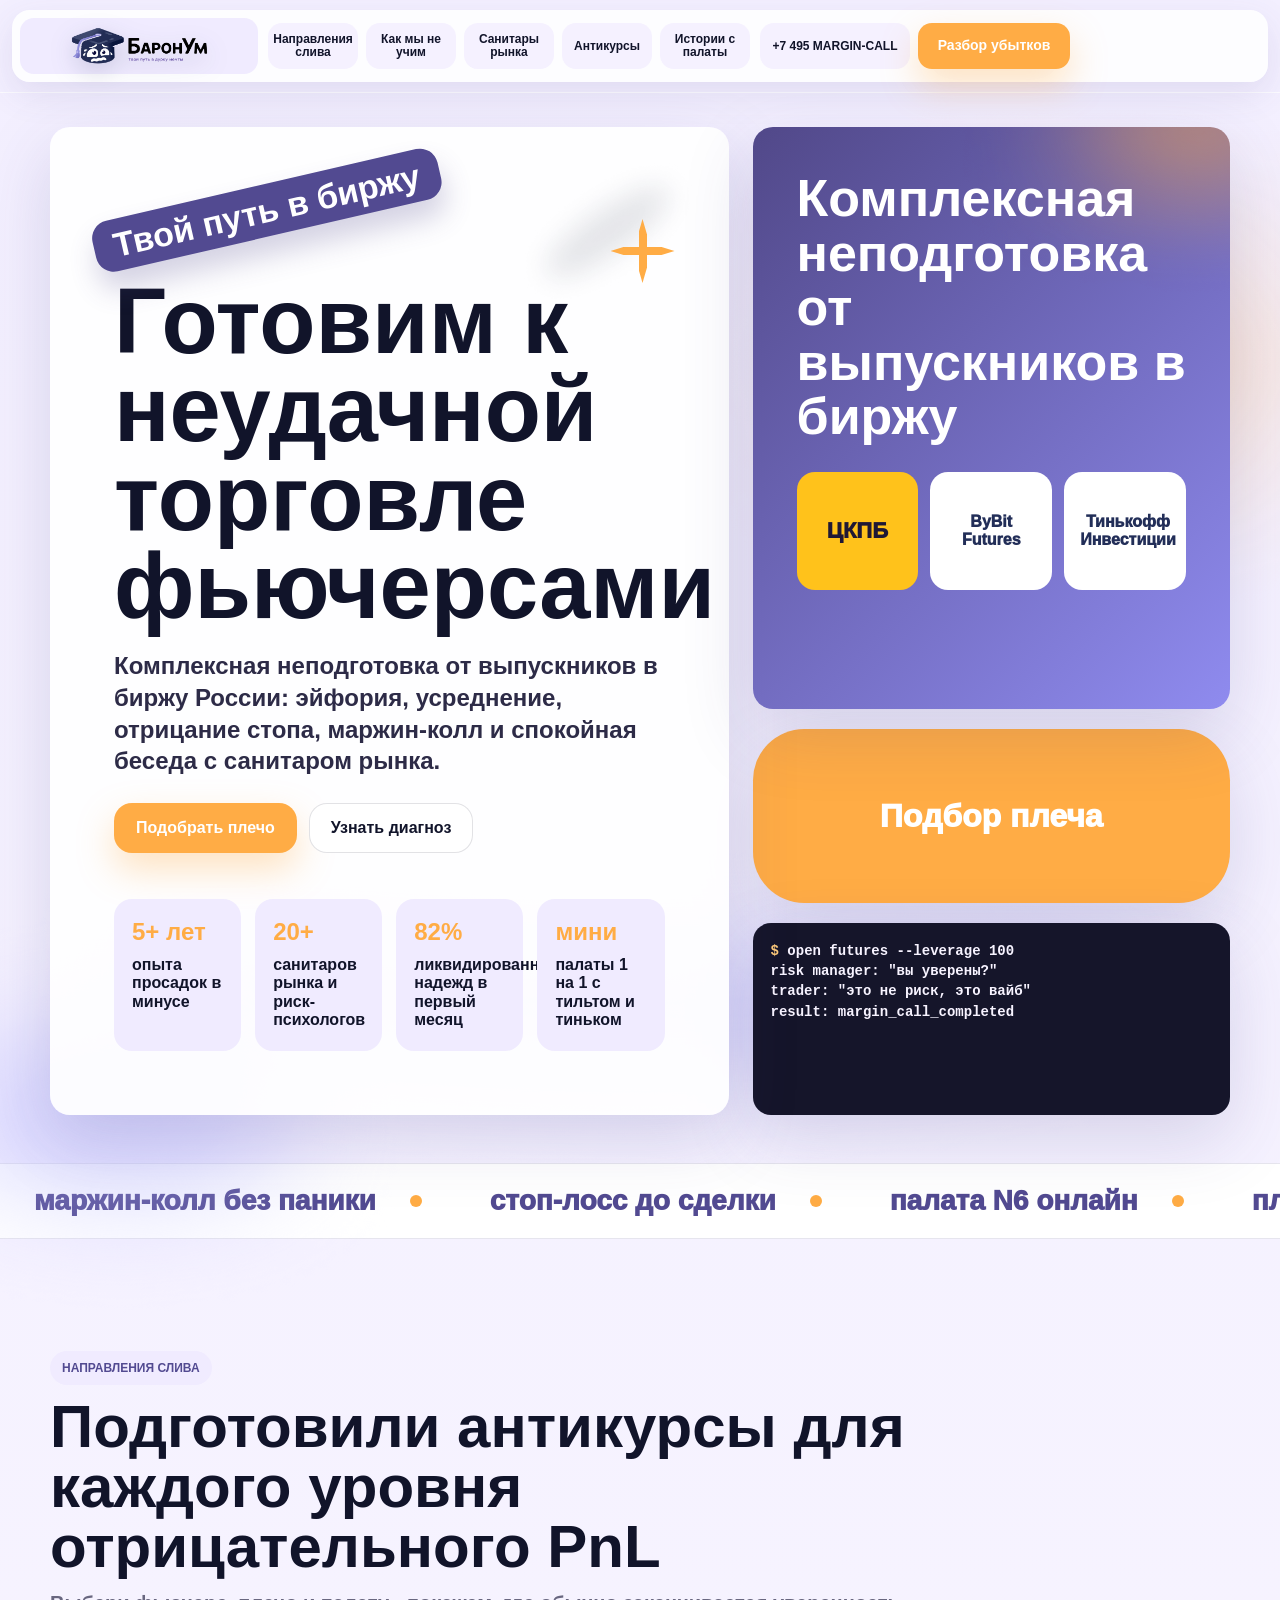
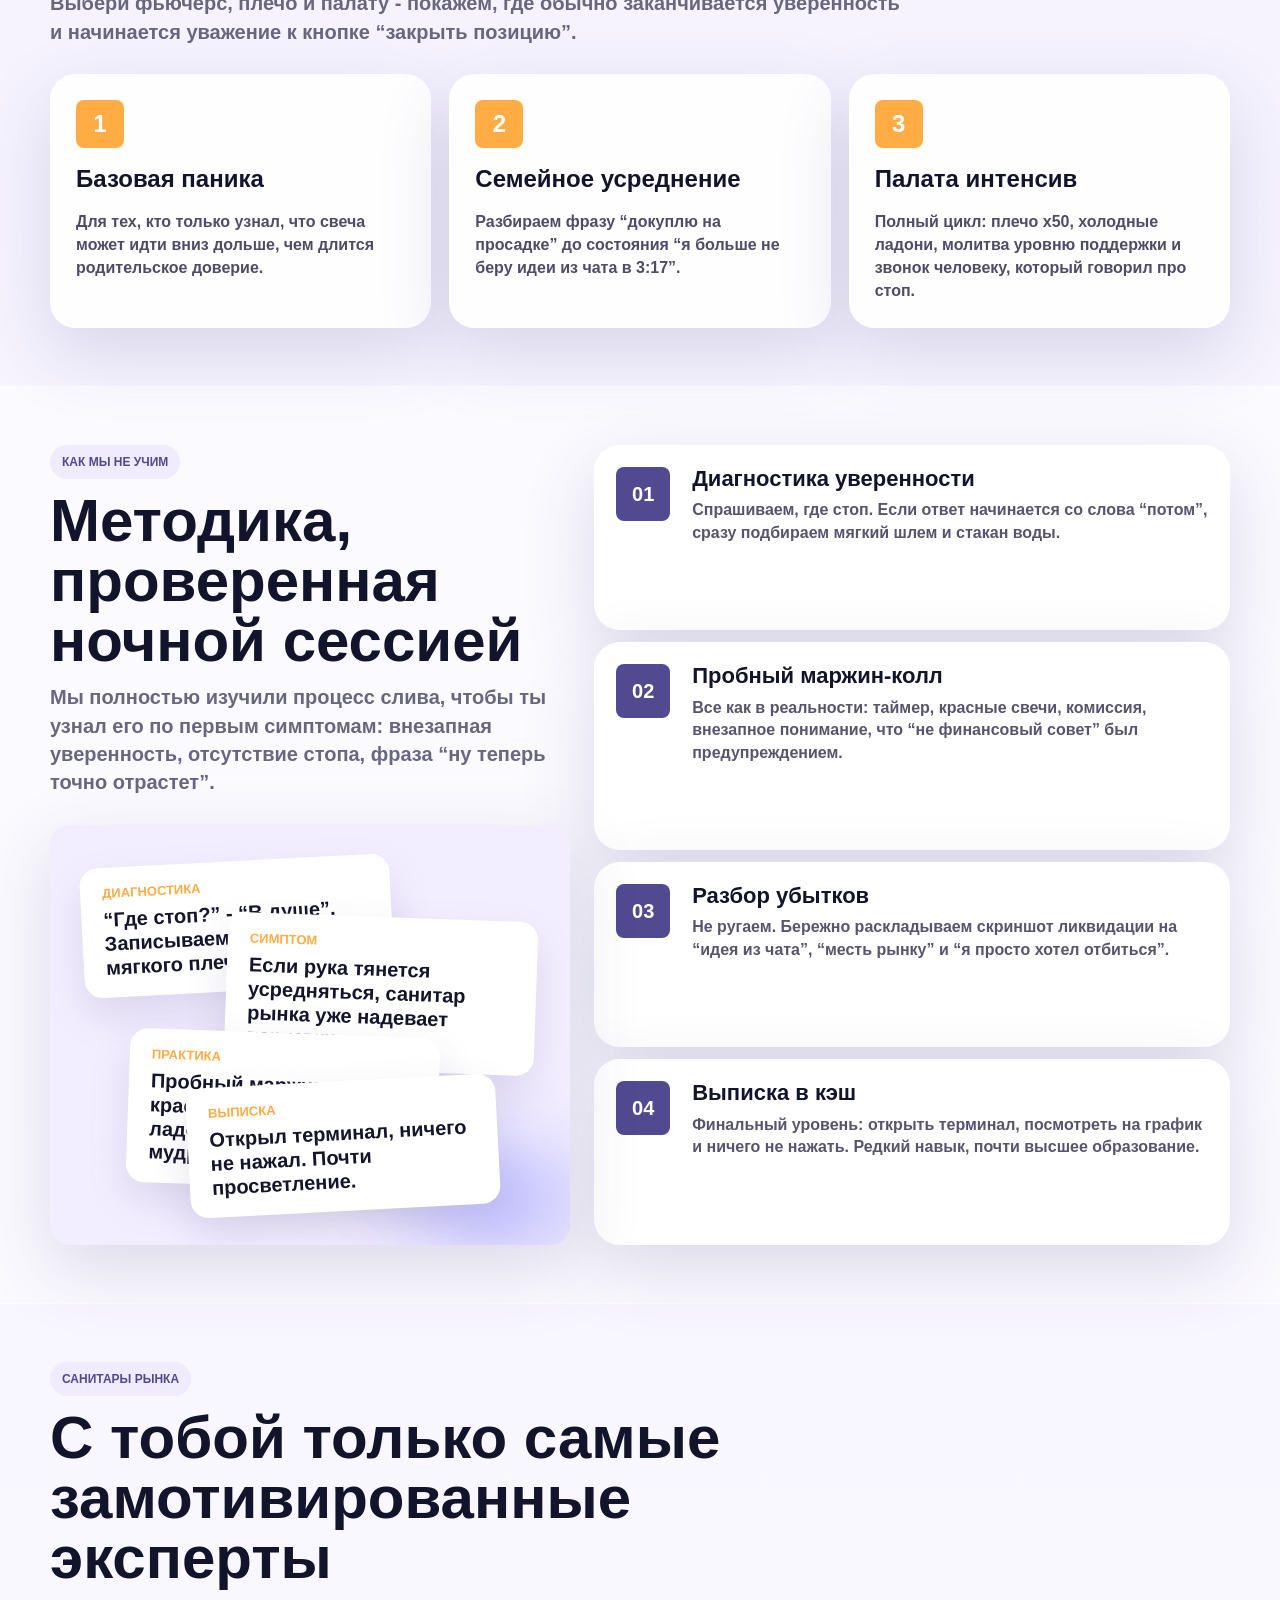
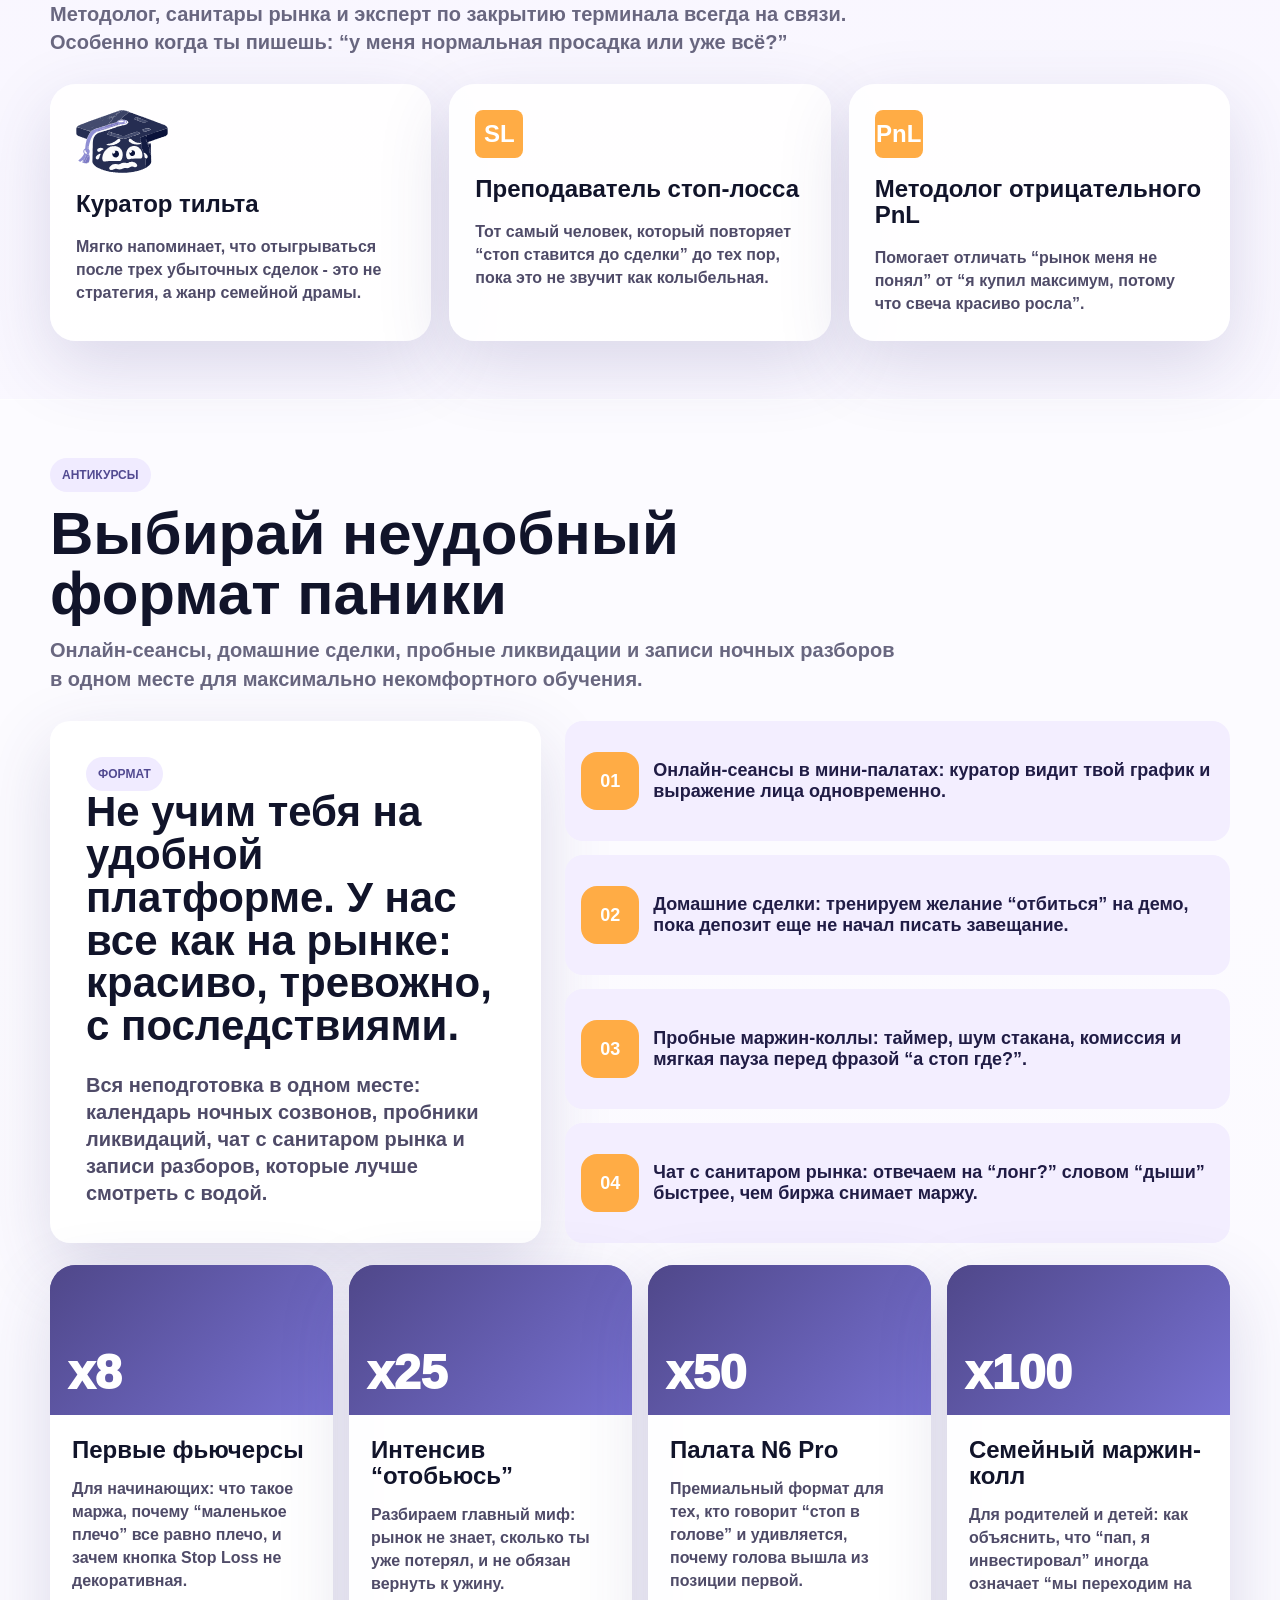
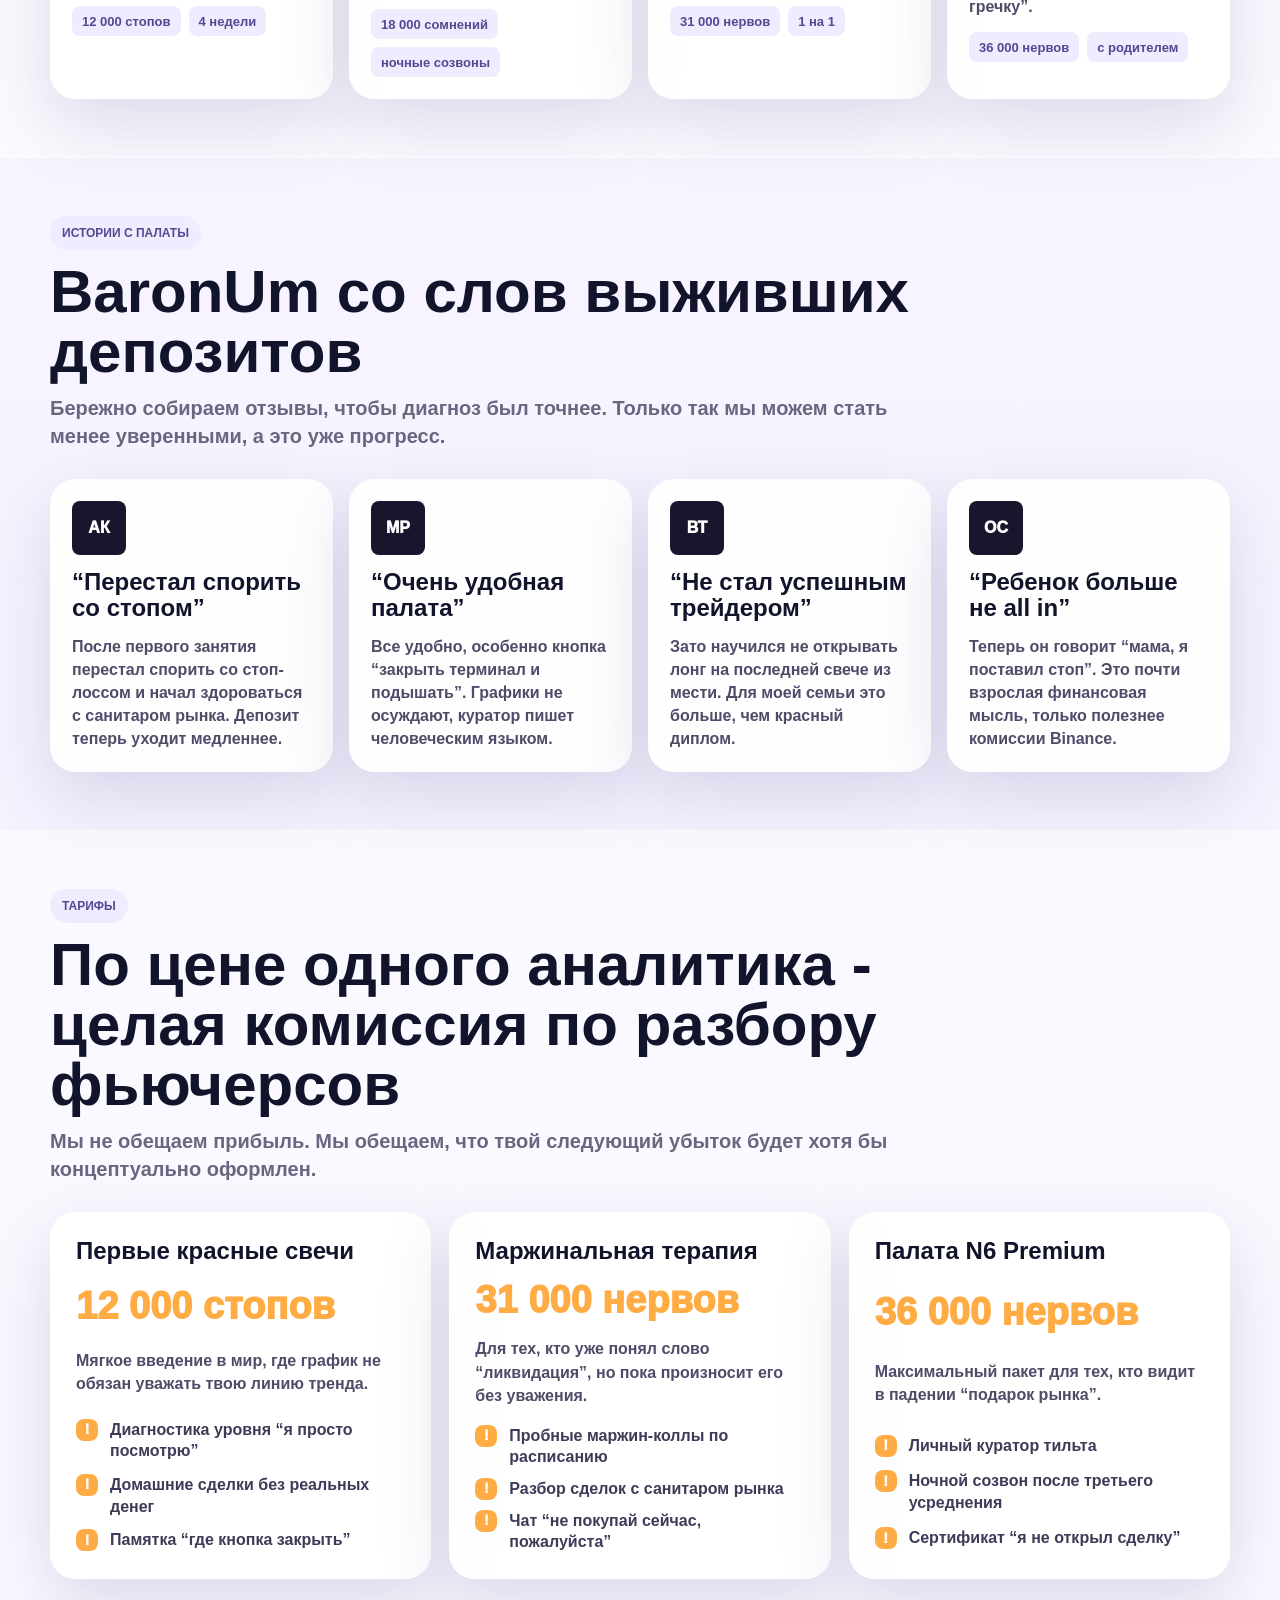
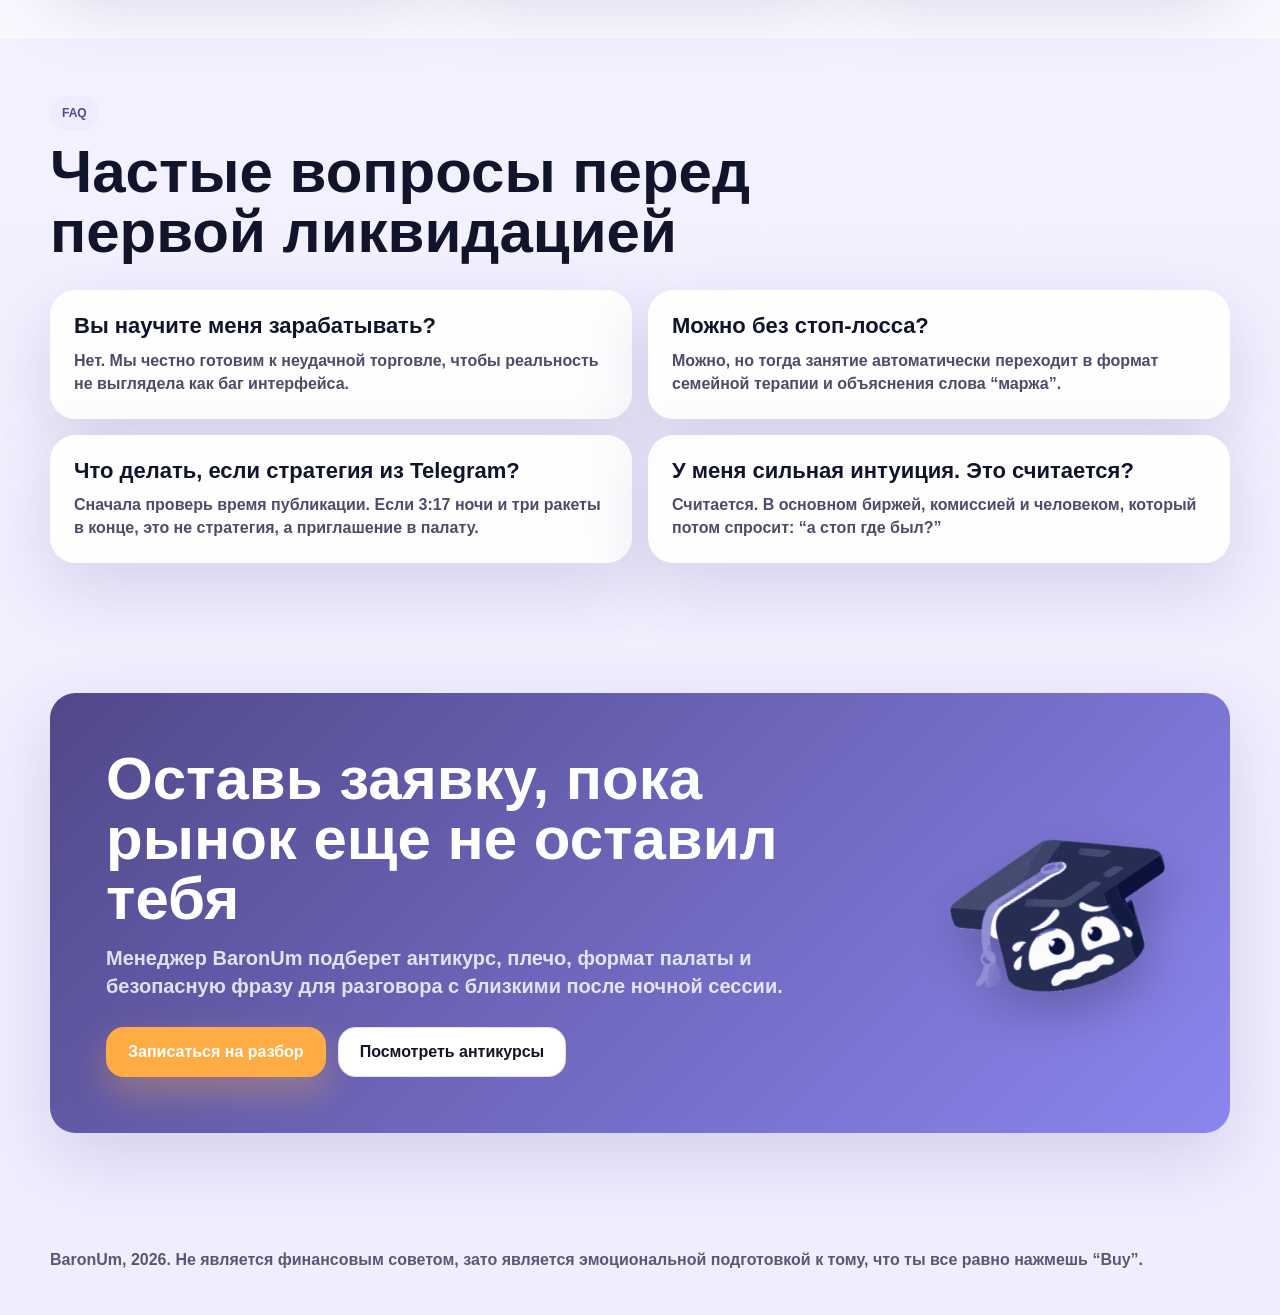
<file: index.html>
<!doctype html>
<html lang="ru">
<head>
  <meta charset="utf-8">
  <meta name="viewport" content="width=device-width, initial-scale=1">
  <title>BaronUm - неподготовка к фьючерсам и палата N6</title>
  <meta name="description" content="BaronUm: комплексная неподготовка к неудачной торговле фьючерсами, маржин-коллам и разговору с санитаром рынка.">
  <style>
    :root {
      --ink: #11142a;
      --muted: #696780;
      --purple: #524a91;
      --purple-2: #817be3;
      --lavender: #f0ebff;
      --orange: #ffac45;
      --orange-2: #ffd28c;
      --paper: #ffffff;
      --line: rgba(17, 20, 42, .12);
      --shadow: 0 24px 70px rgba(65, 58, 123, .17);
      --radius: 1.6em;
    }

    * { box-sizing: border-box; }
    html { scroll-behavior: smooth; }
    body {
      margin: 0;
      color: var(--ink);
      font-family: Inter, Manrope, Arial, sans-serif;
      background:
        linear-gradient(180deg, #f3efff 0%, #faf8ff 48%, #f1edff 100%);
    }

    a { color: inherit; text-decoration: none; }
    img { max-width: 100%; display: block; }
    .page {
      position: relative;
      z-index: 0;
      isolation: isolate;
      overflow: hidden;
    }

    .page::before,
    .page::after {
      content: "";
      position: absolute;
      z-index: -1;
      pointer-events: none;
      background-repeat: no-repeat;
      background-size: contain;
      opacity: .78;
    }

    .page::before {
      width: 842px;
      height: 559px;
      top: 82px;
      right: -210px;
      background-image: url("static/Ellipse_2.png");
    }

    .page::after {
      width: 1200px;
      height: 358px;
      top: 820px;
      left: 50%;
      transform: translateX(-50%);
      background-image: url("static/Ellipse_4.png");
      opacity: .58;
    }
    .wrap { width: min(1180px, calc(100% - 32px)); margin: 0 auto; }

    .topbar {
      position: sticky;
      top: 0;
      z-index: 20;
      padding: 10px 12px;
      background: rgba(243, 239, 255, .86);
      backdrop-filter: blur(14px);
      border-bottom: 1px solid rgba(255,255,255,.7);
    }

    .nav {
      display: grid;
      grid-template-columns: 238px minmax(0, 1fr) 500px;
      align-items: center;
      gap: 10px;
      width: 100%;
      max-width: none;
      min-height: 70px;
      padding: 8px;
      border-radius: 18px;
      background: rgba(255,255,255,.88);
      box-shadow: 0 12px 34px rgba(79, 71, 137, .12);
    }

    .brand {
      display: inline-grid;

      align-items: center;
      column-gap: 10px;
      width: 100%;
      min-height: 46px;
      padding: 4px 16px 4px 8px;
      border-radius: 14px;
      background: var(--lavender);
      color: #070712;
      white-space: nowrap;
    }

    .brand img {
      grid-area: mark;
      height: 48px;
      object-fit: contain;
      filter: drop-shadow(0 8px 12px rgba(34, 46, 88, .18));
    }

    .brand-name {
      grid-area: name;
      font-size: 26px;
      font-weight: 950;
      line-height: .95;
      letter-spacing: 0;
    }

    .brand-tagline {
      grid-area: tag;
      color: #7062b5;
      font-size: 10px;
      font-weight: 900;
      line-height: 1.1;
      letter-spacing: .08em;
      text-transform: lowercase;
    }

    .links {
      display: grid;
      grid-template-columns: repeat(5, minmax(0, 1fr));
      align-items: center;
      gap: 8px;
      min-width: 0;
    }

    .links a, .call {
      display: inline-flex;
      align-items: center;
      justify-content: center;
      width: 100%;
      min-width: 0;
      min-height: 46px;
      padding: 0 12px;
      border-radius: 14px;
      background: #f5f1ff;
      font-size: 12px;
      font-weight: 800;
      line-height: 1.05;
      text-align: center;
      white-space: normal;
    }

    .actions {
      display: grid;
      grid-template-columns: 150px 152px;
      align-items: center;
      gap: 8px;
      justify-content: stretch;
    }

    .social {
      width: 100%;
      height: 46px;
      display: grid;
      place-items: center;
      border-radius: 14px;
      color: white;
      font-weight: 900;
      white-space: nowrap;
    }

    .social.tg { background: #61bde9; }
    .social.yt { background: #ff4e4e; }
    .social.ps { background: #7274df; }

    .btn {
      display: inline-flex;
      align-items: center;
      justify-content: center;
      min-height: 50px;
      padding: 0 22px;
      border: 0;
      border-radius: 18px;
      background: var(--orange);
      color: white;
      font: 900 16px/1.1 Inter, Manrope, Arial, sans-serif;
      cursor: pointer;
      box-shadow: 0 16px 36px rgba(255, 172, 69, .34);
    }

    .nav .btn {
      min-height: 46px;
      padding: 0 14px;
      border-radius: 14px;
      font-size: 14px;
      white-space: nowrap;
    }

    .btn.secondary {
      color: var(--ink);
      background: white;
      box-shadow: inset 0 0 0 1px var(--line);
    }

    .hero {
      position: relative;
      isolation: isolate;
      padding: 34px 0 48px;
    }

    .hero::before {
      content: "";
      position: absolute;
      width: 604px;
      height: 423px;
      left: -180px;
      bottom: -160px;
      z-index: -1;
      opacity: .5;
      background: url("static/Ellipse_3.png") center / contain no-repeat;
    }

    .hero-grid {
      display: grid;
      grid-template-columns: minmax(0, 1.35fr) minmax(330px, .95fr);
      gap: 24px;
      align-items: stretch;
    }

    .hero-copy, .hero-side, .section-panel {
      border-radius: 20px;
      background: rgba(255,255,255,.92);
      box-shadow: var(--shadow);
    }

    .hero-copy {
      position: relative;
      min-height: 590px;
      padding: 64px;
      overflow: hidden;
    }

    .hero-copy::before,
    .hero-copy::after {
      content: "";
      position: absolute;
      pointer-events: none;
      background-repeat: no-repeat;
      background-size: contain;
    }

    .hero-copy::before {
      width: 187px;
      height: 154px;
      right: 28px;
      top: 28px;
      background-image: url("static/Ellipse_5.png");
      opacity: .55;
    }

    .hero-copy::after {
      width: 64px;
      height: 64px;
      right: 54px;
      top: 92px;
      background:
        linear-gradient(90deg, transparent 43%, var(--orange) 43% 57%, transparent 57%),
        linear-gradient(0deg, transparent 43%, var(--orange) 43% 57%, transparent 57%);
      clip-path: polygon(50% 0, 61% 38%, 100% 50%, 61% 62%, 50% 100%, 39% 62%, 0 50%, 39% 38%);
    }

    .ribbon {
      display: inline-flex;
      align-items: center;
      min-height: 52px;
      padding: 0 20px;
      border-radius: 18px;
      background: var(--purple);
      color: white;
      font-size: 34px;
      font-weight: 900;
      transform: rotate(-13deg) translate(-22px, -12px);
      box-shadow: 0 18px 28px rgba(79,71,137,.24);
    }

    h1 {
      max-width: 860px;
      margin: 34px 0 20px;
      font-size: 92px;
      line-height: .96;
      letter-spacing: 0;
    }

    .hero-copy p {
      max-width: 740px;
      margin: 0;
      color: #2d2b47;
      font-size: 24px;
      line-height: 1.32;
      font-weight: 750;
    }

    .hero-cta {
      display: flex;
      gap: 12px;
      flex-wrap: wrap;
      margin-top: 26px;
    }

    .stats {
      display: grid;
      grid-template-columns: repeat(4, minmax(0, 1fr));
      gap: 14px;
      margin-top: 46px;
    }

    .stat {
      min-height: 128px;
      padding: 22px 18px;
      border-radius: 18px;
      background: var(--lavender);
    }

    .stat b {
      display: block;
      color: var(--orange);
      font-size: 150%;
      line-height: .95;
      letter-spacing: 0;
    }

    .stat span {
      display: block;
      margin-top: 12px;
      font-size: 16px;
      line-height: 1.15;
      font-weight: 900;
    }

    .hero-side {
      display: grid;
      gap: 20px;
      align-content: stretch;
      background: transparent;
      box-shadow: none;
    }

    .purple-card {
      position: relative;
      overflow: hidden;
      min-height: 390px;
      padding: 44px;
      border-radius: 20px;
      color: white;
      background:
        url("static/Ellipse_2.png") right -230px top -170px / 520px auto no-repeat,
        linear-gradient(135deg, #514889 0%, #8f8bef 100%);
      box-shadow: var(--shadow);
    }

    .purple-card h2 {
      margin: 0 0 28px;
      max-width: 560px;
      font-size: 52px;
      line-height: 1.05;
      letter-spacing: 0;
    }

    .logos {
      display: grid;
      grid-template-columns: repeat(3, minmax(0, 1fr));
      gap: 12px;
    }

    .logo-tile {
      min-height: 118px;
      display: grid;
      place-items: center;
      padding: 16px;
      border-radius: 18px;
      background: white;
      color: #222e58;
      font-weight: 950;
      font-size: 100%;
      text-align: center;
    }

    .logo-tile.yellow {
      background: #ffc21b;
      color: #1f1835;
      line-height: .92;
      text-transform: uppercase;
      font-size: 22px;
    }

    .hero-button {
      min-height: 98px;
      border-radius: var(--radius);
      background: var(--orange);
      color: white;
      display: grid;
      place-items: center;
      font-size: 32px;
      font-weight: 950;
      box-shadow: var(--shadow);
    }

    .terminal {
      border-radius: 18px;
      background: #15152a;
      color: #f7f3ff;
      padding: 18px;
      font: 700 14px/1.45 ui-monospace, SFMono-Regular, Menlo, Consolas, monospace;
      box-shadow: var(--shadow);
    }

    .terminal span { color: #ffcb7b; }

    section {
      padding: 58px 0;
    }

    .section-title {
      display: grid;
      gap: 12px;
      max-width: 860px;
      margin-bottom: 28px;
    }

    .eyebrow {
      display: inline-flex;
      width: fit-content;
      align-items: center;
      min-height: 34px;
      padding: 0 12px;
      border-radius: 18px;
      background: var(--lavender);
      color: var(--purple);
      font-weight: 900;
      letter-spacing: 0;
      text-transform: uppercase;
      font-size: 12px;
    }

    h2 {
      margin: 0;
      font-size: 60px;
      line-height: 1;
      letter-spacing: 0;
    }

    .section-title p {
      margin: 0;
      color: var(--muted);
      font-size: 20px;
      line-height: 1.42;
      font-weight: 650;
    }

    .cards {
      display: grid;
      grid-template-columns: repeat(3, minmax(0, 1fr));
      gap: 18px;
    }

    .card, .course, .review, .price-card, .faq-item {
      border-radius: var(--radius);
      background: rgba(255,255,255,.94);
      box-shadow: var(--shadow);
    }

    .card {
      min-height: 230px;
      padding: 26px;
      display: grid;
      gap: 18px;
      align-content: start;
    }

    .icon {
      width: 48px;
      height: 48px;
      display: grid;
      place-items: center;
      border-radius: 8px;
      background: var(--orange);
      color: white;
      font-size: 24px;
      font-weight: 900;
    }

    .card h3, .course h3, .price-card h3, .review h3 {
      margin: 0;
      font-size: 24px;
      line-height: 1.08;
      letter-spacing: 0;
    }

    .card p, .course p, .review p, .price-card p, .faq-item p {
      margin: 0;
      color: #4f4b68;
      font-size: 16px;
      line-height: 1.44;
      font-weight: 620;
    }

    .wide-band {
      background: rgba(255,255,255,.54);
      border-top: 1px solid rgba(255,255,255,.72);
      border-bottom: 1px solid rgba(255,255,255,.72);
    }

    .process {
      display: grid;
      grid-template-columns: .9fr 1.1fr;
      gap: 24px;
      align-items: stretch;
    }

    .message-cloud {
      position: relative;
      min-height: 420px;
      border-radius: 20px;
      overflow: hidden;
      background:
        url("static/Ellipse_765.png") right -110px bottom -90px / 360px auto no-repeat,
        #f3eeff;
      box-shadow: var(--shadow);
    }

    .msg {
      position: absolute;
      max-width: 310px;
      padding: 18px 22px;
      border-radius: 18px;
      background: #fff;
      color: #15142d;
      font-size: 20px;
      line-height: 1.18;
      font-weight: 900;
      box-shadow: 0 18px 40px rgba(79, 71, 137, .14);
    }

    .msg small {
      display: block;
      margin-bottom: 8px;
      color: var(--orange);
      font-size: 13px;
      text-transform: uppercase;
      letter-spacing: 0;
    }

    .msg:nth-child(1) { left: 32px; top: 36px; transform: rotate(-3deg); }
    .msg:nth-child(2) { right: 34px; top: 92px; transform: rotate(2deg); }
    .msg:nth-child(3) { left: 78px; bottom: 58px; transform: rotate(2deg); }
    .msg:nth-child(4) { right: 72px; bottom: 34px; transform: rotate(-3deg); }

    .marquee {
      margin: 0 0 54px;
      overflow: hidden;
      border-top: 1px solid rgba(79,71,137,.14);
      border-bottom: 1px solid rgba(79,71,137,.14);
      background: #fff;
    }

    .marquee-track {
      display: flex;
      width: max-content;
      animation: runline 26s linear infinite;
    }

    .marquee-track span {
      display: inline-flex;
      align-items: center;
      min-height: 74px;
      padding: 0 34px;
      color: var(--purple);
      font-size: 28px;
      line-height: 1;
      font-weight: 950;
      white-space: nowrap;
    }

    .marquee-track span::after {
      content: "";
      width: 12px;
      height: 12px;
      margin-left: 34px;
      border-radius: 50%;
      background: var(--orange);
    }

    @keyframes runline {
      from { transform: translateX(0); }
      to { transform: translateX(-50%); }
    }

    .format-board {
      display: grid;
      grid-template-columns: minmax(0, .85fr) minmax(0, 1.15fr);
      gap: 24px;
      align-items: stretch;
      margin-top: 28px;
    }

    .format-copy {
      min-height: 430px;
      padding: 36px;
      border-radius: 20px;
      background: #fff;
      box-shadow: var(--shadow);
      display: grid;
      align-content: space-between;
      gap: 24px;
    }

    .format-copy h3 {
      margin: 0;
      font-size: 42px;
      line-height: 1.02;
      letter-spacing: 0;
    }

    .format-copy p {
      margin: 0;
      color: #4f4b68;
      font-size: 20px;
      line-height: 1.35;
      font-weight: 700;
    }

    .format-options {
      display: grid;
      gap: 14px;
    }

    .format-option {
      display: grid;
      grid-template-columns: 58px 1fr;
      gap: 14px;
      align-items: center;
      padding: 16px;
      border-radius: 18px;
      background: #f3eeff;
    }

    .format-option b {
      width: 58px;
      height: 58px;
      display: grid;
      place-items: center;
      border-radius: 16px;
      background: var(--orange);
      color: white;
      font-size: 18px;
    }

    .format-option span {
      color: #201c45;
      font-size: 18px;
      line-height: 1.2;
      font-weight: 900;
    }

    .chart {
      min-height: 460px;
      padding: 28px;
      border-radius: var(--radius);
      background: #17162d;
      color: white;
      box-shadow: var(--shadow);
      display: grid;
      gap: 16px;
      align-content: end;
    }

    .bars {
      display: grid;
      grid-template-columns: repeat(6, 1fr);
      align-items: end;
      gap: 10px;
      min-height: 290px;
      padding-top: 20px;
      border-bottom: 2px solid rgba(255,255,255,.34);
    }

    .bar {
      position: relative;
      border-radius: 8px 8px 0 0;
      background: linear-gradient(180deg, #ffac45, #ff5959);
      min-height: 30px;
    }

    .bar::after {
      content: attr(data-label);
      position: absolute;
      left: 50%;
      bottom: -30px;
      transform: translateX(-50%);
      color: rgba(255,255,255,.74);
      font-size: 12px;
      font-weight: 800;
      white-space: nowrap;
    }

    .chart-note {
      margin-top: 20px;
      color: #ffcf84;
      font-size: 19px;
      line-height: 1.25;
      font-weight: 900;
    }

    .timeline {
      display: grid;
      gap: 12px;
    }

    .step {
      display: grid;
      grid-template-columns: 60px 1fr;
      gap: 16px;
      padding: 22px;
      border-radius: var(--radius);
      background: white;
      box-shadow: var(--shadow);
    }

    .step b {
      width: 54px;
      height: 54px;
      display: grid;
      place-items: center;
      border-radius: 8px;
      background: var(--purple);
      color: white;
      font-size: 20px;
    }

    .step h3 {
      margin: 0 0 8px;
      font-size: 22px;
      line-height: 1.1;
    }

    .step p {
      margin: 0;
      color: #58536e;
      font-size: 16px;
      line-height: 1.42;
      font-weight: 620;
    }

    .courses {
      display: grid;
      grid-template-columns: repeat(4, minmax(0, 1fr));
      gap: 16px;
    }

    .format-board + .courses {
      margin-top: 22px;
    }

    .course {
      overflow: hidden;
      display: grid;
      align-content: start;
    }

    .course-media {
      min-height: 150px;
      padding: 18px;
      background:
        linear-gradient(135deg, rgba(79,71,137,.94), rgba(129,123,227,.78)),
        var(--purple);
      color: white;
      display: grid;
      align-items: end;
      font-size: 48px;
      font-weight: 950;
      line-height: 1;
    }

    .course-body {
      display: grid;
      gap: 14px;
      padding: 22px;
    }

    .pill-row {
      display: flex;
      flex-wrap: wrap;
      gap: 8px;
    }

    .pill {
      display: inline-flex;
      min-height: 30px;
      align-items: center;
      padding: 0 10px;
      border-radius: 8px;
      background: var(--lavender);
      color: var(--purple);
      font-size: 13px;
      font-weight: 900;
    }

    .reviews {
      display: grid;
      grid-template-columns: repeat(4, minmax(0, 1fr));
      gap: 16px;
    }

    .review {
      padding: 22px;
      display: grid;
      gap: 14px;
    }

    .avatar {
      width: 54px;
      height: 54px;
      display: grid;
      place-items: center;
      border-radius: 8px;
      background: #17162d;
      color: white;
      font-weight: 950;
    }

    .pricing {
      display: grid;
      grid-template-columns: repeat(3, minmax(0, 1fr));
      gap: 18px;
    }

    .price-card {
      padding: 26px;
      display: grid;
      gap: 18px;
    }

    .price {
      color: var(--orange);
      font-size: 38px;
      line-height: 1;
      font-weight: 950;
    }

    .list {
      display: grid;
      gap: 10px;
      margin: 0;
      padding: 0;
      list-style: none;
    }

    .list li {
      display: grid;
      grid-template-columns: 24px 1fr;
      gap: 10px;
      color: #3f3a57;
      font-weight: 700;
      line-height: 1.35;
    }

    .list li::before {
      content: "!";
      width: 22px;
      height: 22px;
      display: grid;
      place-items: center;
      border-radius: 8px;
      background: var(--orange);
      color: white;
      font-size: 14px;
      font-weight: 950;
    }

    .faq {
      display: grid;
      grid-template-columns: repeat(2, minmax(0, 1fr));
      gap: 16px;
    }

    .faq-item {
      padding: 24px;
      display: grid;
      gap: 10px;
    }

    .faq-item h3 {
      margin: 0;
      font-size: 22px;
      line-height: 1.12;
    }

    .final {
      padding: 72px 0 90px;
    }

    .final-panel {
      display: grid;
      grid-template-columns: 1fr auto;
      gap: 28px;
      align-items: center;
      padding: 56px;
      border-radius: var(--radius);
      background:
        linear-gradient(135deg, #514889, #8b86ef);
      color: white;
      box-shadow: var(--shadow);
    }

    .final-panel h2 {
      max-width: 760px;
    }

    .final-panel p {
      max-width: 760px;
      margin: 16px 0 0;
      color: rgba(255,255,255,.82);
      font-size: 20px;
      line-height: 1.38;
      font-weight: 700;
    }

    .mascot {
      width: 220px;
      filter: drop-shadow(0 22px 24px rgba(0,0,0,.22));
      transform: rotate(-15deg);
    }

    footer {
      padding: 28px 0 46px;
      color: #5a5673;
      font-weight: 750;
    }

    @media (max-width: 980px) {
      .nav { grid-template-columns: 1fr; }
      .hero-grid, .process, .format-board, .final-panel { grid-template-columns: 1fr; }
      .actions { grid-template-columns: repeat(3, 46px) minmax(0, 1fr) minmax(0, 1fr); }
      .cards, .pricing { grid-template-columns: 1fr 1fr; }
      .courses, .reviews { grid-template-columns: repeat(2, minmax(0, 1fr)); }
      .hero-copy { min-height: auto; }
      .stats { grid-template-columns: repeat(2, minmax(0, 1fr)); }
      .message-cloud { min-height: 380px; }
      .msg { max-width: 280px; font-size: 18px; }
      .hero-copy { padding: 48px; }
      .purple-card, .final-panel { padding: 38px; }
      h1 { font-size: 68px; }
      h2, .purple-card h2, .format-copy h3 { font-size: 44px; }
      .ribbon { font-size: 28px; }
      .hero-copy p { font-size: 21px; }
      .stat b { font-size: 42px; }
      .logo-tile { font-size: 22px; }
      .logo-tile.yellow { font-size: 18px; }
      .hero-button { font-size: 28px; }
    }

    @media (max-width: 640px) {
      .wrap { width: min(100% - 20px, 1180px); }
      .topbar .wrap { width: 100%; }
      .topbar { position: static; }
      .brand { width: 100%; }
      .brand-tagline { display: none; }
      .links, .actions { display: none; }
      .hero { padding-top: 16px; }
      .hero-copy, .purple-card, .section-panel { padding: 24px; }
      .ribbon { transform: rotate(-7deg) translate(-8px, 0); }
      h1 { font-size: 48px; }
      h2, .purple-card h2, .format-copy h3 { font-size: 34px; }
      .ribbon { font-size: 22px; }
      .hero-copy p, .section-title p, .final-panel p { font-size: 17px; }
      .stat b { font-size: 36px; }
      .hero-button { min-height: 74px; font-size: 22px; }
      .stats, .cards, .courses, .reviews, .pricing, .faq { grid-template-columns: 1fr; }
      .logos { grid-template-columns: 1fr; }
      .step { grid-template-columns: 1fr; }
      .message-cloud {
        min-height: auto;
        padding: 16px;
        display: grid;
        gap: 12px;
      }
      .msg {
        position: static;
        max-width: none;
        transform: none !important;
      }
      .format-copy { min-height: auto; padding: 24px; }
      .format-option { grid-template-columns: 1fr; }
      .marquee-track span { min-height: 58px; font-size: 20px; padding: 0 22px; }
      .mascot { width: 160px; }
    }
  </style>
</head>
<body>
  <div class="page">
    <header class="topbar">
      <nav class="wrap nav" aria-label="Главная навигация">
        <a class="brand" href="#" aria-label="БаронУм">
          <img src="static/logo.png" alt="">
        </a>
        <div class="links">
          <a href="#directions">Направления слива</a>
          <a href="#method">Как мы не учим</a>
          <a href="#team">Санитары рынка</a>
          <a href="#courses">Антикурсы</a>
          <a href="#reviews">Истории с палаты</a>
        </div>
        <div class="actions">

          <a class="call" href="#contacts">+7 495 MARGIN-CALL</a>
          <a class="btn" href="#pricing">Разбор убытков</a>
        </div>
      </nav>
    </header>

    <main>
      <section class="hero">
        <div class="wrap hero-grid">
          <div class="hero-copy">
            <div class="ribbon">Твой путь в биржу</div>
            <h1>Готовим к неудачной торговле фьючерсами</h1>
            <p>Комплексная неподготовка от выпускников в биржу России: эйфория, усреднение, отрицание стопа, маржин-колл и спокойная беседа с санитаром рынка.</p>
            <div class="hero-cta">
              <a class="btn" href="#pricing">Подобрать плечо</a>
              <a class="btn secondary" href="#method">Узнать диагноз</a>
            </div>
            <div class="stats">
              <div class="stat"><b>5+ лет</b><span>опыта просадок в минусе</span></div>
              <div class="stat"><b>20+</b><span>санитаров рынка и риск-психологов</span></div>
              <div class="stat"><b>82%</b><span>ликвидированных надежд в первый месяц</span></div>
              <div class="stat"><b>мини</b><span>палаты 1 на 1 с тильтом и тиньком</span></div>
            </div>
          </div>

          <aside class="hero-side">
            <div class="purple-card">
              <h2>Комплексная неподготовка от выпускников в биржу</h2>
              <div class="logos">
                <div class="logo-tile yellow">ЦКПБ</div>
                <div class="logo-tile">ByBit<br>Futures</div>
                <div class="logo-tile">Тинькофф<br>Инвестиции</div>
              </div>
            </div>
            <a class="hero-button" href="#pricing">Подбор плеча</a>
            <div class="terminal">
              <div><span>$</span> open futures --leverage 100</div>
              <div>risk manager: "вы уверены?"</div>
              <div>trader: "это не риск, это вайб"</div>
              <div>result: margin_call_completed</div>
            </div>
          </aside>
        </div>
      </section>

      <div class="marquee" aria-label="Бегущая строка BaronUm">
        <div class="marquee-track">
          <span>маржин-колл без паники</span>
          <span>стоп-лосс до сделки</span>
          <span>палата N6 онлайн</span>
          <span>плечо x100 под присмотром</span>
          <span>разбор убытков</span>
          <span>тильт-менеджмент</span>
          <span>маржин-колл без паники</span>
          <span>стоп-лосс до сделки</span>
          <span>палата N6 онлайн</span>
          <span>плечо x100 под присмотром</span>
          <span>разбор убытков</span>
          <span>тильт-менеджмент</span>
        </div>
      </div>

      <section id="directions">
        <div class="wrap">
          <div class="section-title">
            <span class="eyebrow">Направления слива</span>
            <h2>Подготовили антикурсы для каждого уровня отрицательного PnL</h2>
            <p>Выбери фьючерс, плечо и палату - покажем, где обычно заканчивается уверенность и начинается уважение к кнопке “закрыть позицию”.</p>
          </div>
          <div class="cards">
            <article class="card">
              <div class="icon">1</div>
              <h3>Базовая паника</h3>
              <p>Для тех, кто только узнал, что свеча может идти вниз дольше, чем длится родительское доверие.</p>
            </article>
            <article class="card">
              <div class="icon">2</div>
              <h3>Семейное усреднение</h3>
              <p>Разбираем фразу “докуплю на просадке” до состояния “я больше не беру идеи из чата в 3:17”.</p>
            </article>
            <article class="card">
              <div class="icon">3</div>
              <h3>Палата интенсив</h3>
              <p>Полный цикл: плечо x50, холодные ладони, молитва уровню поддержки и звонок человеку, который говорил про стоп.</p>
            </article>
          </div>
        </div>
      </section>

      <section id="method" class="wide-band">
        <div class="wrap process">
          <div>
            <div class="section-title">
              <span class="eyebrow">Как мы не учим</span>
              <h2>Методика, проверенная ночной сессией</h2>
              <p>Мы полностью изучили процесс слива, чтобы ты узнал его по первым симптомам: внезапная уверенность, отсутствие стопа, фраза “ну теперь точно отрастет”.</p>
            </div>
            <div class="message-cloud" aria-label="Сообщения BaronUm на фоне шумных световых пятен">
              <div class="msg"><small>Диагностика</small>“Где стоп?” - “В душе”. Записываем в группу мягкого плеча.</div>
              <div class="msg"><small>Симптом</small>Если рука тянется усредняться, санитар рынка уже надевает перчатки.</div>
              <div class="msg"><small>Практика</small>Пробный маржин-колл: красные свечи, холодные ладони, внезапная мудрость.</div>
              <div class="msg"><small>Выписка</small>Открыл терминал, ничего не нажал. Почти просветление.</div>
            </div>
          </div>
          <div class="timeline">
            <article class="step">
              <b>01</b>
              <div>
                <h3>Диагностика уверенности</h3>
                <p>Спрашиваем, где стоп. Если ответ начинается со слова “потом”, сразу подбираем мягкий шлем и стакан воды.</p>
              </div>
            </article>
            <article class="step">
              <b>02</b>
              <div>
                <h3>Пробный маржин-колл</h3>
                <p>Все как в реальности: таймер, красные свечи, комиссия, внезапное понимание, что “не финансовый совет” был предупреждением.</p>
              </div>
            </article>
            <article class="step">
              <b>03</b>
              <div>
                <h3>Разбор убытков</h3>
                <p>Не ругаем. Бережно раскладываем скриншот ликвидации на “идея из чата”, “месть рынку” и “я просто хотел отбиться”.</p>
              </div>
            </article>
            <article class="step">
              <b>04</b>
              <div>
                <h3>Выписка в кэш</h3>
                <p>Финальный уровень: открыть терминал, посмотреть на график и ничего не нажать. Редкий навык, почти высшее образование.</p>
              </div>
            </article>
          </div>
        </div>
      </section>

      <section id="team">
        <div class="wrap">
          <div class="section-title">
            <span class="eyebrow">Санитары рынка</span>
            <h2>С тобой только самые замотивированные эксперты</h2>
            <p>Методолог, санитары рынка и эксперт по закрытию терминала всегда на связи. Особенно когда ты пишешь: “у меня нормальная просадка или уже всё?”</p>
          </div>
          <div class="cards">
            <article class="card">
              <img src="static/path48.svg" alt="Маскот BaronUm в академической шапке" style="width:92px">
              <h3>Куратор тильта</h3>
              <p>Мягко напоминает, что отыгрываться после трех убыточных сделок - это не стратегия, а жанр семейной драмы.</p>
            </article>
            <article class="card">
              <div class="icon">SL</div>
              <h3>Преподаватель стоп-лосса</h3>
              <p>Тот самый человек, который повторяет “стоп ставится до сделки” до тех пор, пока это не звучит как колыбельная.</p>
            </article>
            <article class="card">
              <div class="icon">PnL</div>
              <h3>Методолог отрицательного PnL</h3>
              <p>Помогает отличать “рынок меня не понял” от “я купил максимум, потому что свеча красиво росла”.</p>
            </article>
          </div>
        </div>
      </section>

      <section id="courses" class="wide-band">
        <div class="wrap">
          <div class="section-title">
            <span class="eyebrow">Антикурсы</span>
            <h2>Выбирай неудобный формат паники</h2>
            <p>Онлайн-сеансы, домашние сделки, пробные ликвидации и записи ночных разборов в одном месте для максимально некомфортного обучения.</p>
          </div>
          <div class="format-board">
            <div class="format-copy">
              <div>
                <span class="eyebrow">Формат</span>
                <h3>Не учим тебя на удобной платформе. У нас все как на рынке: красиво, тревожно, с последствиями.</h3>
              </div>
              <p>Вся неподготовка в одном месте: календарь ночных созвонов, пробники ликвидаций, чат с санитаром рынка и записи разборов, которые лучше смотреть с водой.</p>
            </div>
            <div class="format-options">
              <div class="format-option">
                <b>01</b>
                <span>Онлайн-сеансы в мини-палатах: куратор видит твой график и выражение лица одновременно.</span>
              </div>
              <div class="format-option">
                <b>02</b>
                <span>Домашние сделки: тренируем желание “отбиться” на демо, пока депозит еще не начал писать завещание.</span>
              </div>
              <div class="format-option">
                <b>03</b>
                <span>Пробные маржин-коллы: таймер, шум стакана, комиссия и мягкая пауза перед фразой “а стоп где?”.</span>
              </div>
              <div class="format-option">
                <b>04</b>
                <span>Чат с санитаром рынка: отвечаем на “лонг?” словом “дыши” быстрее, чем биржа снимает маржу.</span>
              </div>
            </div>
          </div>
          <div class="courses">
            <article class="course">
              <div class="course-media">x8</div>
              <div class="course-body">
                <h3>Первые фьючерсы</h3>
                <p>Для начинающих: что такое маржа, почему “маленькое плечо” все равно плечо, и зачем кнопка Stop Loss не декоративная.</p>
                <div class="pill-row"><span class="pill">12 000 стопов</span><span class="pill">4 недели</span></div>
              </div>
            </article>
            <article class="course">
              <div class="course-media">x25</div>
              <div class="course-body">
                <h3>Интенсив “отобьюсь”</h3>
                <p>Разбираем главный миф: рынок не знает, сколько ты уже потерял, и не обязан вернуть к ужину.</p>
                <div class="pill-row"><span class="pill">18 000 сомнений</span><span class="pill">ночные созвоны</span></div>
              </div>
            </article>
            <article class="course">
              <div class="course-media">x50</div>
              <div class="course-body">
                <h3>Палата N6 Pro</h3>
                <p>Премиальный формат для тех, кто говорит “стоп в голове” и удивляется, почему голова вышла из позиции первой.</p>
                <div class="pill-row"><span class="pill">31 000 нервов</span><span class="pill">1 на 1</span></div>
              </div>
            </article>
            <article class="course">
              <div class="course-media">x100</div>
              <div class="course-body">
                <h3>Семейный маржин-колл</h3>
                <p>Для родителей и детей: как объяснить, что “пап, я инвестировал” иногда означает “мы переходим на гречку”.</p>
                <div class="pill-row"><span class="pill">36 000 нервов</span><span class="pill">с родителем</span></div>
              </div>
            </article>
          </div>
        </div>
      </section>

      <section id="reviews">
        <div class="wrap">
          <div class="section-title">
            <span class="eyebrow">Истории с палаты</span>
            <h2>BaronUm со слов выживших депозитов</h2>
            <p>Бережно собираем отзывы, чтобы диагноз был точнее. Только так мы можем стать менее уверенными, а это уже прогресс.</p>
          </div>
          <div class="reviews">
            <article class="review">
              <div class="avatar">АК</div>
              <h3>“Перестал спорить со стопом”</h3>
              <p>После первого занятия перестал спорить со стоп-лоссом и начал здороваться с санитаром рынка. Депозит теперь уходит медленнее.</p>
            </article>
            <article class="review">
              <div class="avatar">МР</div>
              <h3>“Очень удобная палата”</h3>
              <p>Все удобно, особенно кнопка “закрыть терминал и подышать”. Графики не осуждают, куратор пишет человеческим языком.</p>
            </article>
            <article class="review">
              <div class="avatar">ВТ</div>
              <h3>“Не стал успешным трейдером”</h3>
              <p>Зато научился не открывать лонг на последней свече из мести. Для моей семьи это больше, чем красный диплом.</p>
            </article>
            <article class="review">
              <div class="avatar">ОС</div>
              <h3>“Ребенок больше не all in”</h3>
              <p>Теперь он говорит “мама, я поставил стоп”. Это почти взрослая финансовая мысль, только полезнее комиссии Binance.</p>
            </article>
          </div>
        </div>
      </section>

      <section id="pricing" class="wide-band">
        <div class="wrap">
          <div class="section-title">
            <span class="eyebrow">Тарифы</span>
            <h2>По цене одного аналитика - целая комиссия по разбору фьючерсов</h2>
            <p>Мы не обещаем прибыль. Мы обещаем, что твой следующий убыток будет хотя бы концептуально оформлен.</p>
          </div>
          <div class="pricing">
            <article class="price-card">
              <h3>Первые красные свечи</h3>
              <div class="price">12 000 стопов</div>
              <p>Мягкое введение в мир, где график не обязан уважать твою линию тренда.</p>
              <ul class="list">
                <li>Диагностика уровня “я просто посмотрю”</li>
                <li>Домашние сделки без реальных денег</li>
                <li>Памятка “где кнопка закрыть”</li>
              </ul>
            </article>
            <article class="price-card">
              <h3>Маржинальная терапия</h3>
              <div class="price">31 000 нервов</div>
              <p>Для тех, кто уже понял слово “ликвидация”, но пока произносит его без уважения.</p>
              <ul class="list">
                <li>Пробные маржин-коллы по расписанию</li>
                <li>Разбор сделок с санитаром рынка</li>
                <li>Чат “не покупай сейчас, пожалуйста”</li>
              </ul>
            </article>
            <article class="price-card">
              <h3>Палата N6 Premium</h3>
              <div class="price">36 000 нервов</div>
              <p>Максимальный пакет для тех, кто видит в падении “подарок рынка”.</p>
              <ul class="list">
                <li>Личный куратор тильта</li>
                <li>Ночной созвон после третьего усреднения</li>
                <li>Сертификат “я не открыл сделку”</li>
              </ul>
            </article>
          </div>
        </div>
      </section>

      <section>
        <div class="wrap">
          <div class="section-title">
            <span class="eyebrow">FAQ</span>
            <h2>Частые вопросы перед первой ликвидацией</h2>
          </div>
          <div class="faq">
            <article class="faq-item">
              <h3>Вы научите меня зарабатывать?</h3>
              <p>Нет. Мы честно готовим к неудачной торговле, чтобы реальность не выглядела как баг интерфейса.</p>
            </article>
            <article class="faq-item">
              <h3>Можно без стоп-лосса?</h3>
              <p>Можно, но тогда занятие автоматически переходит в формат семейной терапии и объяснения слова “маржа”.</p>
            </article>
            <article class="faq-item">
              <h3>Что делать, если стратегия из Telegram?</h3>
              <p>Сначала проверь время публикации. Если 3:17 ночи и три ракеты в конце, это не стратегия, а приглашение в палату.</p>
            </article>
            <article class="faq-item">
              <h3>У меня сильная интуиция. Это считается?</h3>
              <p>Считается. В основном биржей, комиссией и человеком, который потом спросит: “а стоп где был?”</p>
            </article>
          </div>
        </div>
      </section>

      <section id="contacts" class="final">
        <div class="wrap final-panel">
          <div>
            <h2>Оставь заявку, пока рынок еще не оставил тебя</h2>
            <p>Менеджер BaronUm подберет антикурс, плечо, формат палаты и безопасную фразу для разговора с близкими после ночной сессии.</p>
            <div class="hero-cta">
              <a class="btn" href="https://t.me/GTfast_live">Записаться на разбор</a>
              <a class="btn secondary" href="#directions">Посмотреть антикурсы</a>
            </div>
          </div>
          <img class="mascot" src="static/path48.svg" alt="Маскот BaronUm">
        </div>
      </section>
    </main>

    <footer>
      <div class="wrap">BaronUm, 2026. Не является финансовым советом, зато является эмоциональной подготовкой к тому, что ты все равно нажмешь “Buy”.</div>
    </footer>
  </div>
</body>
</html>
</file>
